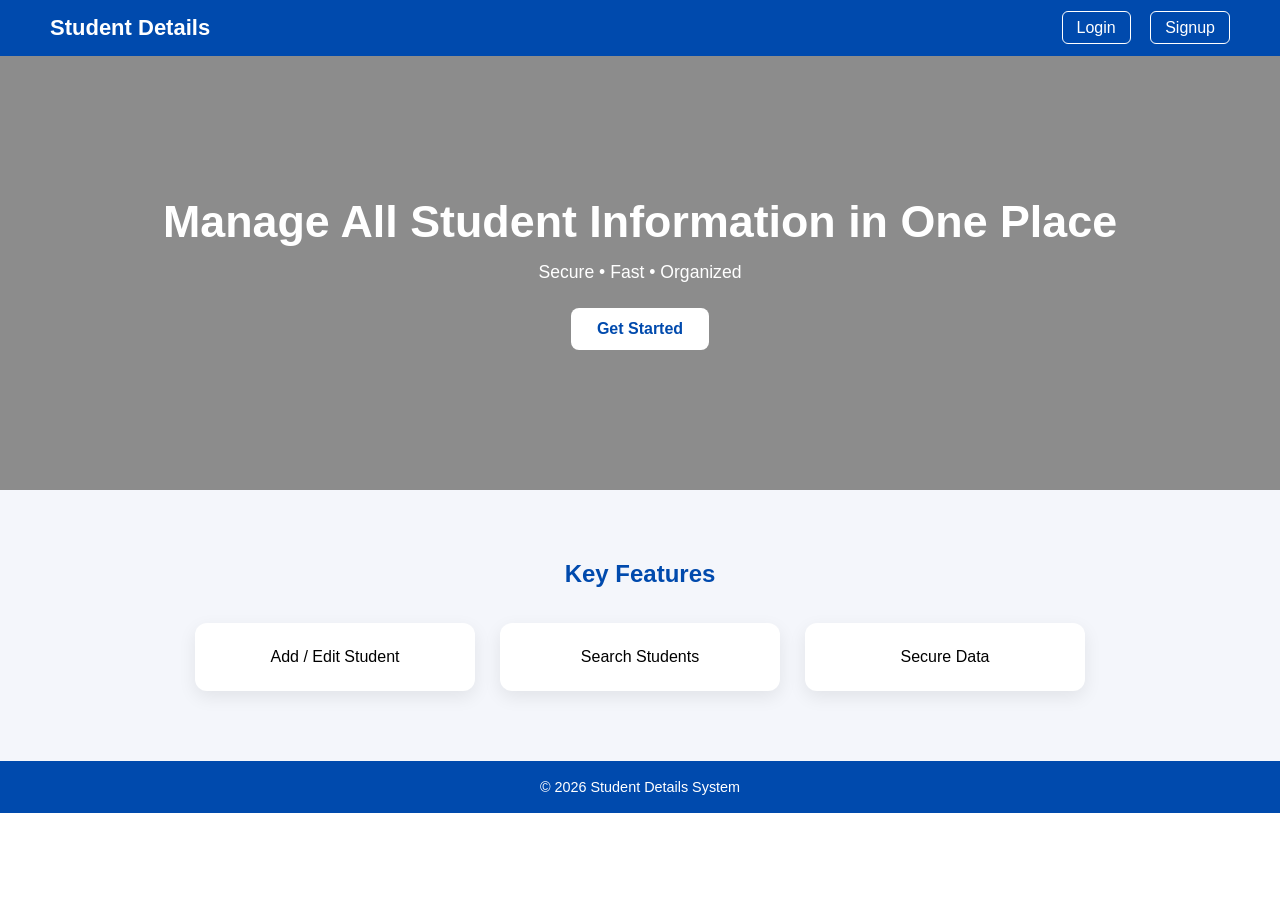
<file: index.html>
<!DOCTYPE html>
<html lang="en">
<head>
  <meta charset="UTF-8">
  <title>Student Details</title>
  <link rel="stylesheet" href="style.css">
</head>
<body class="landing">

<nav class="navbar">
  <div class="logo">Student Details</div>
  <div class="nav-buttons">
    <a href="login.html">Login</a>
    <a href="signup.html">Signup</a>
  </div>
</nav>

<section class="hero">
  <h1>Manage All Student Information in One Place</h1>
  <p>Secure • Fast • Organized</p>
  <a href="login.html" class="hero-btn">Get Started</a>
</section>

<section class="features">
  <h2>Key Features</h2>
  <div class="feature-list">
    <div class="feature-box">Add / Edit Student</div>
    <div class="feature-box">Search Students</div>
    <div class="feature-box">Secure Data</div>
  </div>
</section>

<footer class="footer">
  © 2026 Student Details System
</footer>
</body>
</html>
</file>
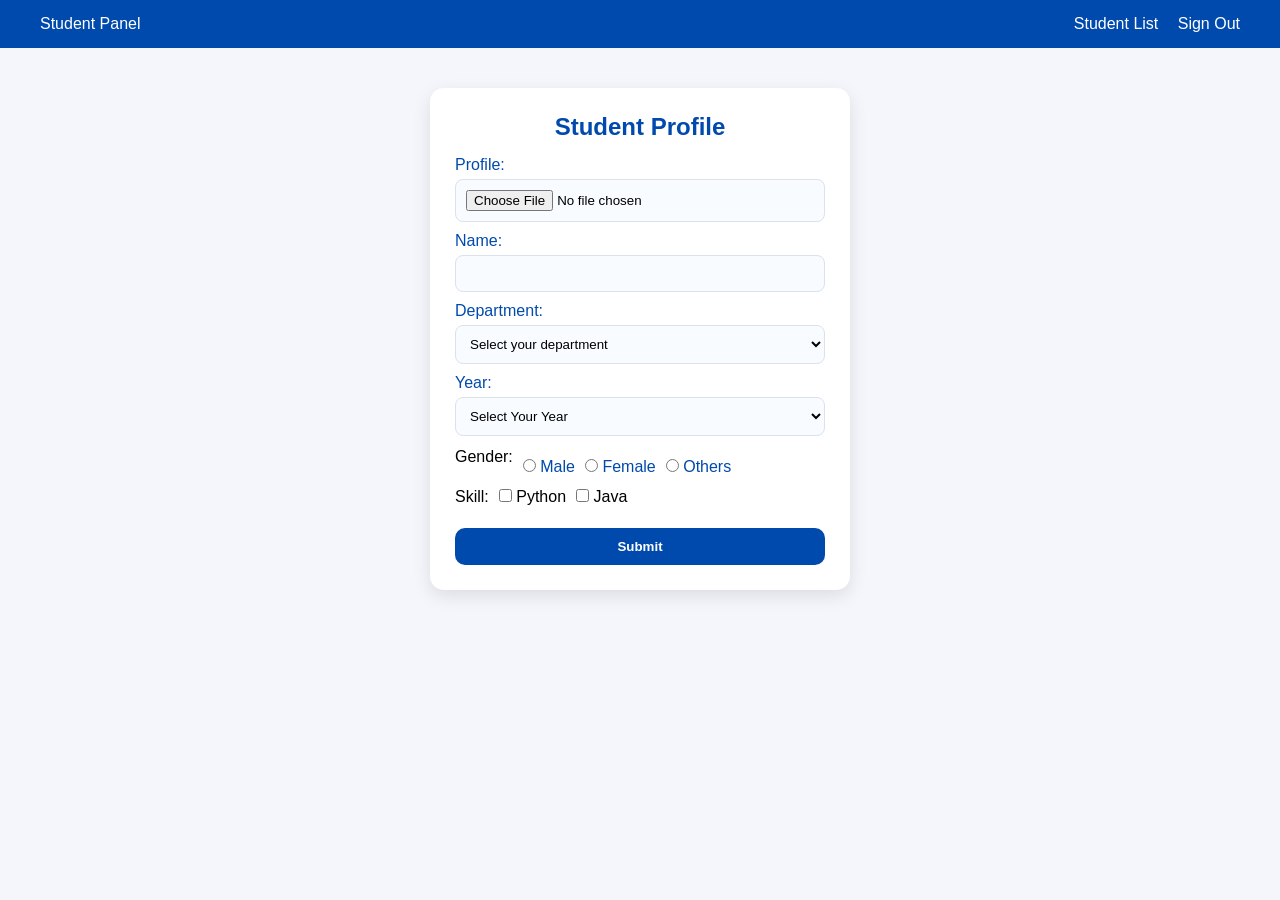
<file: form.html>
<!DOCTYPE html>
<html lang="en">
<head>
  <meta charset="UTF-8" />
  <meta name="viewport" content="width=device-width, initial-scale=1.0"/>
  <title>Student Profile</title>
  <link rel="stylesheet" href="style2.css" />
</head>
<body class="form-page">
  <!-- NAVBAR -->
  <header class="nav-wrap">
    <nav class="navbar">
    <div class="logo">Student Panel</div>
    <div class="nav-buttons">
    <a href="studentlist.html">Student List</a>
    <a href="#" onclick="logout()">Sign Out</a>
  </div>
</nav>
  </header>

  <!-- PAGE CONTENT -->
  <main class="page-wrap">
    <form onsubmit="return false;">
      <div class="form">
        <h2>Student Profile</h2>

        <label class="label" for="Profile">Profile:</label>
        <input class="input" type="file" name="Profile" id="Profile" accept=".jpg,.png"><br>

        <label class="label" for="Name">Name:</label>
        <input class="input" type="text" name="Name" id="Name"><br>

        <label class="label" for="Department">Department:</label>
        <select class="select" id="Department">
          <option value="" disabled selected hidden>Select your department</option>
          <option value="CSE">CSE</option>
          <option value="AIDS">AIDS</option>
          <option value="CSBS">CSBS</option>
        </select><br>

        <label class="label" for="Year">Year:</label>
        <select class="select" id="Year">
          <option value="" disabled selected hidden>Select Your Year</option>
          <option value="1st Year">1st Year</option>
          <option value="2nd Year">2nd Year</option>
          <option value="3rd Year">3rd Year</option>
          <option value="4th Year">4th Year</option>
        </select><br>

        <div class="Gender" >
          <label class="label1" for="Gender">Gender:</label>
          <label class="label"><input type="radio" name="Gender" value="Male"> Male</label>
          <label class="label"><input type="radio" name="Gender" value="Female"> Female</label>
          <label class="label"><input type="radio" name="Gender" value="Others"> Others</label>
        </div>

        <div class="skill">
          <label class="label1" for="Skill">Skill:</label>
          <label><input type="checkbox" name="Skill" value="Python"> Python</label>
          <label><input type="checkbox" name="Skill" value="Java"> Java</label>
        </div>

        <input class="button" type="button" value="Submit" onclick="adddata()">
      </div>


  <script src="script.js"></script>
</script>
</body>
</html>
</file>
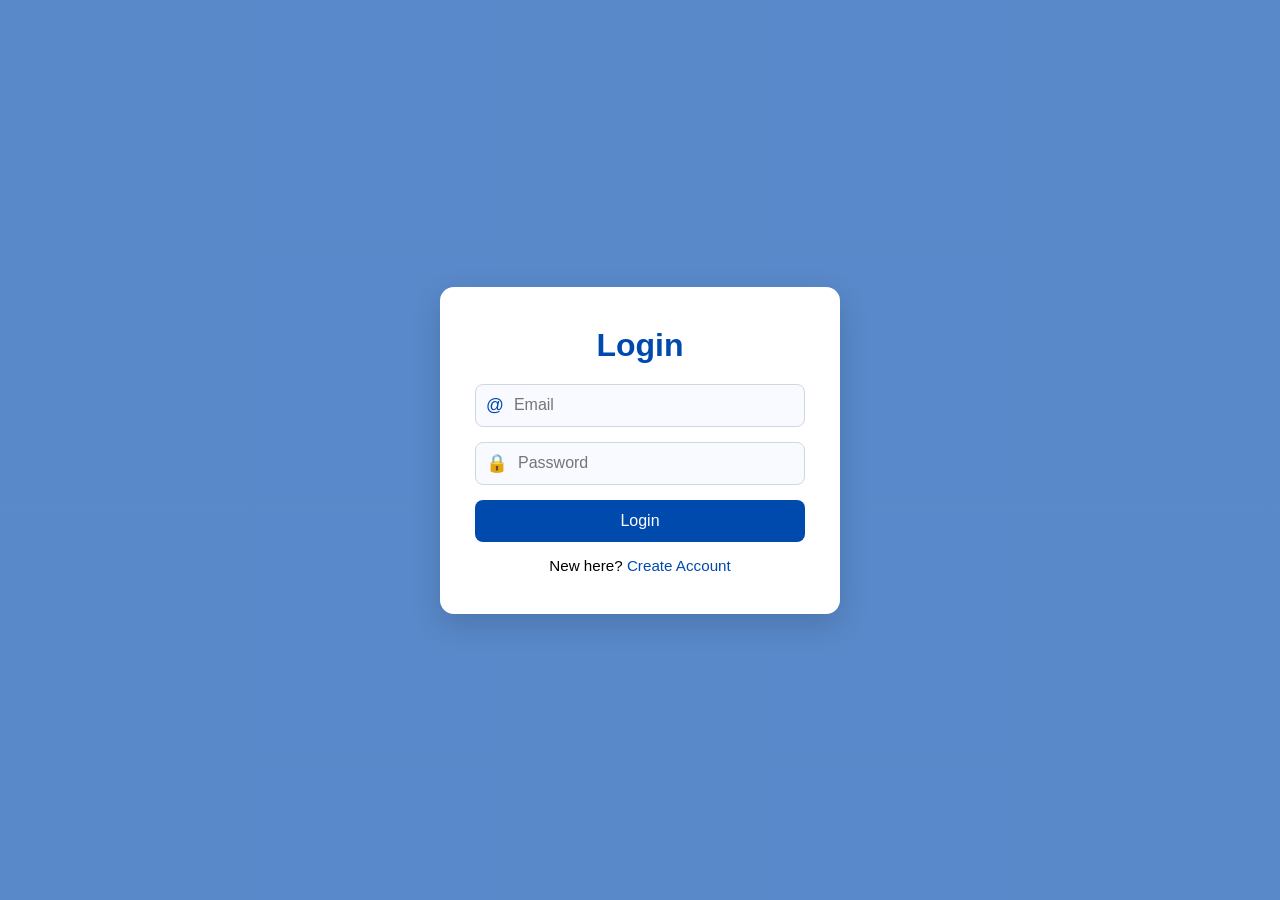
<file: login.html>
<!DOCTYPE html>
<html lang="en">
<head>
  <meta charset="UTF-8">
  <meta name="viewport" content="width=device-width, initial-scale=1.0">
  <title>Login</title>
  <link rel="stylesheet" href="style1.css">
</head>
<body class="auth">
  <div class="wrapper">
    <h1>Login</h1>

    <form>
      <div>
        <label>@</label>
        <input type="email" id="emailinput" placeholder="Email">
      </div>

      <div>
        <label>🔒</label>
        <input type="password" id="passwordinput" placeholder="Password">
      </div>

      <button type="button" onclick="signin()">Login</button>
    </form>

    <p>New here? <a href="signup.html">Create Account</a></p>
  </div>

  <script src="script.js"></script>
</body>
</html>
</file>
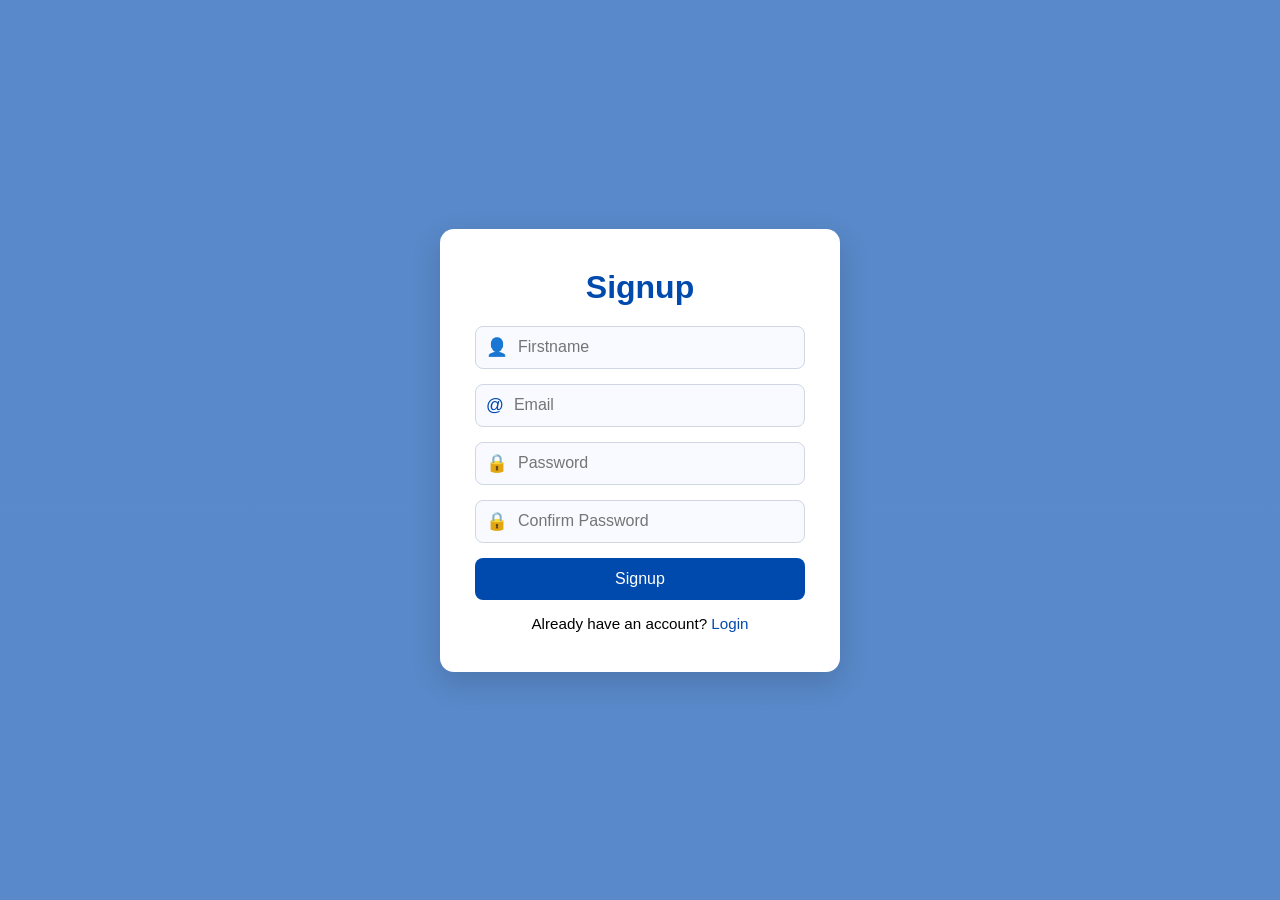
<file: signup.html>
<!DOCTYPE html>
<html lang="en">
<head>
  <meta charset="UTF-8">
  <meta name="viewport" content="width=device-width, initial-scale=1.0">
  <title>Signup</title>
  <link rel="stylesheet" href="style1.css">
</head>
<body class="auth">
  <div class="wrapper">
    <h1>Signup</h1>

    <form>
      <div>
        <label>👤</label>
        <input type="text" id="firstname-input" placeholder="Firstname">
      </div>

      <div>
        <label>@</label>
        <input type="email" id="email-input" placeholder="Email">
      </div>

      <div>
        <label>🔒</label>
        <input type="password" id="password-input" placeholder="Password">
      </div>

      <div>
        <label>🔒</label>
        <input type="password" id="confirm-password-input" placeholder="Confirm Password">
      </div>

      <button type="button" onclick="signup()">Signup</button>
    </form>

    <p>Already have an account? <a href="login.html">Login</a></p>
  </div>

  <script src="script.js"></script>
</body>
</html>
</file>
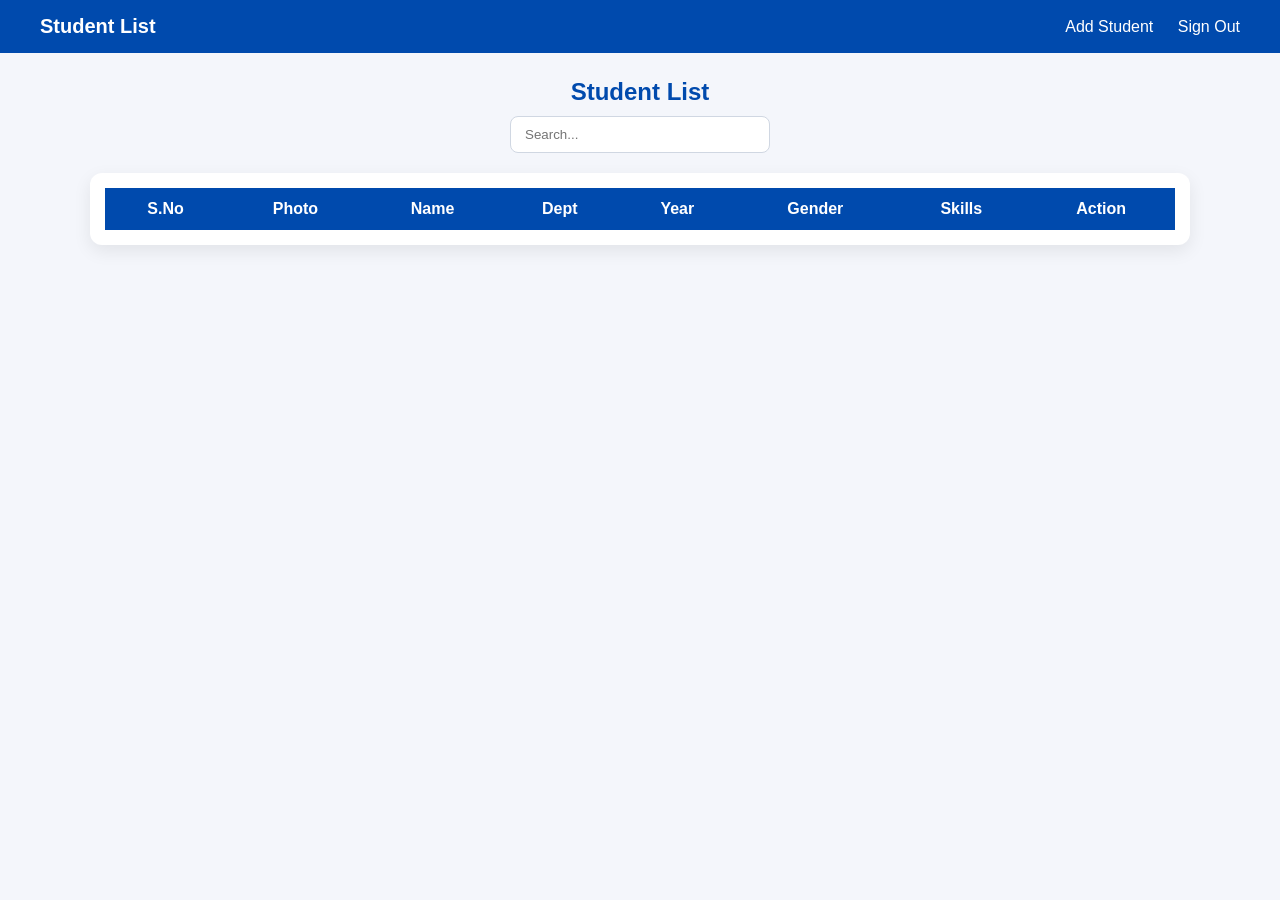
<file: studentlist.html>
<!DOCTYPE html>
<html>
<head>
  <title>Student List</title>
  <link rel="stylesheet" href="style3.css">
</head>
<body class="list-page">
<nav class="navbar">
  <div class="logo">Student List</div>
  <div class="nav-buttons">
    <a href="form.html">Add Student</a>
    <a href="#" onclick="logout()">Sign Out</a>
  </div>
</nav>

<h2>Student List</h2>

<input 
  type="text" 
  id="searchInput" 
  placeholder="Search..." 
  onkeyup="searchData()"
>

<!-- ✅ IMPORTANT WRAPPER -->
<div class="table-container">
  <table class="table" id="studentTable">
    <thead>
      <tr>
        <th>S.No</th>
        <th>Photo</th>
        <th>Name</th>
        <th>Dept</th>
        <th>Year</th>
        <th>Gender</th>
        <th>Skills</th>
        <th>Action</th>
      </tr>
    </thead>
    <tbody></tbody>
  </table>
</div>

<script src="script.js"></script>

</body>
</html>
</file>
<file: style.css>
/* RESET */
*{
  margin:0;
  padding:0;
  box-sizing:border-box;
  font-family:"Poppins", sans-serif;
}

/* NAVBAR */
.navbar{
  display:flex;
  justify-content:space-between;
  align-items:center;
  padding:15px 50px;
  background:#004aad;
  position:sticky;
  top:0;
  z-index:1000;
  animation: navDrop 0.7s ease;
}

.logo{
  color:white;
  font-size:22px;
  font-weight:600;
}

.nav-buttons a{
  color:white;
  text-decoration:none;
  margin-left:15px;
  border:1px solid white;
  padding:7px 14px;
  border-radius:6px;
  transition:.3s;
}

.nav-buttons a:hover{
  background:white;
  color:#004aad;
}

/* HERO */
.hero{
  text-align:center;
  padding:140px 20px;
  color:white;

  background:
    linear-gradient(rgba(0,0,0,0.45), rgba(0,0,0,0.45)),
    url("https://images.unsplash.com/photo-1524995997946-a1c2e315a42f")
    center/cover no-repeat;

  animation: bgZoom 18s ease-in-out infinite alternate;
}

.hero h1{
  font-size:2.8rem;
  margin-bottom:15px;
  animation: fadeUp 1s ease forwards;
  opacity:0;
}

.hero p{
  font-size:1.1rem;
  margin-bottom:25px;
  animation: fadeUp 1s ease forwards;
  animation-delay:.2s;
  opacity:0;
}

/* HERO BUTTON */
.hero-btn{
  display:inline-block;
  padding:12px 26px;
  background:white;
  color:#004aad;
  border-radius:8px;
  text-decoration:none;
  font-weight:600;
  transition:.3s;
  animation: fadeUp 1s ease forwards;
  animation-delay:.4s;
  opacity:0;
}

.hero-btn:hover{
  transform:translateY(-3px) scale(1.05);
  box-shadow:0 8px 20px rgba(0,0,0,0.25);
}

/* FEATURES */
.features{
  text-align:center;
  padding:70px 20px;
  background:#f4f6fb;
}

.features h2{
  color:#004aad;
  margin-bottom:35px;
  animation: fadeIn .8s ease;
}

.feature-list{
  display:flex;
  justify-content:center;
  gap:25px;
  flex-wrap:wrap;
}

/* FEATURE CARD */
.feature-box{
  background:white;
  padding:25px;
  width:280px;
  border-radius:12px;
  box-shadow:0 6px 18px rgba(0,0,0,0.08);
  transition:.35s;
  opacity:0;
  transform:translateY(40px);
  animation: cardPop .8s ease forwards;
}

.feature-box:nth-child(1){ animation-delay:.2s; }
.feature-box:nth-child(2){ animation-delay:.4s; }
.feature-box:nth-child(3){ animation-delay:.6s; }

.feature-box:hover{
  transform:translateY(-8px) scale(1.03);
  box-shadow:0 10px 28px rgba(0,74,173,0.25);
}

.feature-box h3{
  color:#004aad;
  margin-bottom:10px;
}

/* SECURE CARD */
.secure{
  padding:50px 20px;
  background:white;
  text-align:center;
}

.secure-card{
  background:#004aad;
  color:white;
  padding:35px;
  border-radius:14px;
  max-width:600px;
  margin:auto;
  box-shadow:0 10px 30px rgba(0,0,0,0.2);
  animation: glowPulse 2.5s infinite;
}

/* FOOTER */
.footer{
  background:#004aad;
  color:white;
  text-align:center;
  padding:18px;
  font-size:.9rem;
}



/* ---------------- ANIMATIONS ---------------- */

@keyframes fadeUp{
  from{ opacity:0; transform:translateY(35px); }
  to{ opacity:1; transform:translateY(0); }
}

@keyframes fadeIn{
  from{ opacity:0; }
  to{ opacity:1; }
}

@keyframes cardPop{
  to{
    opacity:1;
    transform:translateY(0);
  }
}

@keyframes navDrop{
  from{ transform:translateY(-40px); opacity:0; }
  to{ transform:translateY(0); opacity:1; }
}

@keyframes bgZoom{
  from{ background-size:100%; }
  to{ background-size:110%; }
}

@keyframes glowPulse{
  0%{ box-shadow:0 0 0 rgba(255,255,255,0.4); }
  50%{ box-shadow:0 0 25px rgba(255,255,255,0.6); }
  100%{ box-shadow:0 0 0 rgba(255,255,255,0.4); }
}

/* MOBILE */
@media(max-width:768px){
  .navbar{
    flex-direction:column;
    gap:10px;
  }

  .hero h1{
    font-size:2rem;
  }
}
</file>
<file: style2.css>
*{
  margin:0;
  padding:0;
  box-sizing:border-box;
  font-family:"Poppins", sans-serif;
}

body{
  background:#f4f6fb;
}

/* Navbar */
.navbar{
  display:flex;
  justify-content:space-between;
  align-items:center;
  padding:15px 40px;
  background:#004aad;
  color:white;
}

.nav-buttons a{
  color:white;
  text-decoration:none;
  margin-left:15px;
  font-weight:500;
}

.nav-buttons a:hover{
  text-decoration:underline;
}

/* Page */
.page-wrap{
  max-width:1100px;
  margin:30px auto;
  padding:10px;
  animation:fadeSlide .5s ease;
}

/* Form */
.form{
  background:white;
  padding:25px;
  border-radius:14px;
  box-shadow:0 6px 18px rgba(0,0,0,.1);
  max-width:420px;
  margin:auto;
}

.form h2{
  text-align:center;
  color:#004aad;
  margin-bottom:15px;
}

.label{
  display:block;
  margin-top:10px;
  font-weight:500;
  color:#004aad;
}

.input, .select{
  width:100%;
  padding:10px;
  margin-top:5px;
  border:1px solid #dbe2ec;
  border-radius:8px;
  background:#f8fbff;
}

.Gender, .skill{
  margin:12px 0;
  display:flex;
  gap:10px;
  flex-wrap:wrap;
}

.button{
  width:100%;
  padding:11px;
  border:none;
  border-radius:10px;
  background:#004aad;
  color:white;
  font-weight:600;
  cursor:pointer;
  margin-top:10px;
}

.button:hover{
  background:#00378a;
}

/* Search */
.searchbar{
  display:block;
  max-width:420px;
  margin:25px auto 10px;
  padding:10px;
  border-radius:10px;
  border:1px solid #dbe2ec;
}

/* Table */
.table-container{
  margin-top:15px;
  background:white;
  padding:15px;
  border-radius:14px;
  box-shadow:0 6px 18px rgba(0,0,0,.1);
  overflow-x:auto;
}

.table{
  width:100%;
  border-collapse:collapse;
}

.table th{
  background:#004aad;
  color:white;
  padding:10px;
}

.table td{
  padding:10px;
  text-align:center;
  border-bottom:1px solid #eee;
}

.table tr:nth-child(even){
  background:#f8fbff;
}

.table button{
  padding:6px 10px;
  border:none;
  border-radius:8px;
  cursor:pointer;
  margin:2px;
}

.table button:first-child{
  background:#ffd54f;
}

.table button:last-child{
  background:#ff6b6b;
  color:white;
}



@keyframes fadeSlide{
  from{opacity:0; transform:translateY(20px);}
  to{opacity:1; transform:translateY(0);}
}
</file>
<file: style1.css>
/* ---------------- RESET ---------------- */
* {
  margin: 0;
  padding: 0;
  box-sizing: border-box;
  font-family: "Poppins", sans-serif;
}

/* ---------------- BODY ---------------- */
body {
  min-height: 100vh;
  display: flex;
  justify-content: center;
  align-items: center;

  background: linear-gradient(
      rgba(0, 74, 173, 0.65),
      rgba(0, 74, 173, 0.65)
    ),
    url("https://images.unsplash.com/photo-1524995997946-a1c2e315a42f")
      center/cover no-repeat;

  animation: bgFade 1.2s ease-in-out;
}

/* ---------------- CARD ---------------- */
.wrapper {
  background-color: white;
  width: 400px;
  padding: 40px 35px;
  border-radius: 14px;
  box-shadow: 0 10px 30px rgba(0, 0, 0, 0.15);
  text-align: center;

  animation: cardDrop 0.8s ease forwards;
}

.wrapper h1 {
  color: #004aad;
  margin-bottom: 20px;
  font-size: 2rem;
}

/* ---------------- FORM ---------------- */
form {
  display: flex;
  flex-direction: column;
  gap: 15px;
}

form div {
  display: flex;
  align-items: center;
  border: 1px solid #d0d7e2;
  border-radius: 8px;
  padding: 10px;
  background-color: #f8faff;
  transition: 0.3s;
}

form div:focus-within {
  border-color: #004aad;
  background-color: white;
  box-shadow: 0 0 0 2px rgba(0, 74, 173, 0.15);
}

/* ---------------- LABEL ---------------- */
label {
  color: #004aad;
  margin-right: 10px;
  font-size: 1.1rem;
}

/* ---------------- INPUT ---------------- */
input {
  width: 100%;
  border: none;
  outline: none;
  font-size: 1rem;
  background: transparent;
}

/* ---------------- BUTTON ---------------- */
button {
  background-color: #004aad;
  color: white;
  border: none;
  padding: 12px;
  border-radius: 8px;
  font-size: 1rem;
  cursor: pointer;
  transition: 0.3s;
}

button:hover {
  background-color: #00378a;
  transform: translateY(-2px);
}

/* ---------------- MESSAGE ---------------- */
#msg {
  font-size: 0.9rem;
  margin-bottom: 10px;
  font-weight: 500;
  transition: 0.3s ease;
}

/* ---------------- ERROR ANIMATION ---------------- */
.shake {
  animation: shake 0.35s ease-in-out;
}

@keyframes shake {
  0% { transform: translateX(0); }
  25% { transform: translateX(-6px); }
  50% { transform: translateX(6px); }
  75% { transform: translateX(-6px); }
  100% { transform: translateX(0); }
}

/* ---------------- LINKS ---------------- */
p {
  margin-top: 15px;
  font-size: 0.95rem;
}

a {
  color: #004aad;
  text-decoration: none;
  font-weight: 500;
}

a:hover {
  text-decoration: underline;
}


/* ---------------- ANIMATIONS ---------------- */
@keyframes bgFade {
  from { opacity: 0; }
  to { opacity: 1; }
}

@keyframes cardDrop {
  from {
    transform: translateY(-40px) scale(0.95);
    opacity: 0;
  }
  to {
    transform: translateY(0) scale(1);
    opacity: 1;
  }
}

/* ---------------- MOBILE ---------------- */
@media (max-width: 480px) {
  .wrapper {
    width: 90%;
  }
}
</file>
<file: style3.css>
*{
  margin:0;
  padding:0;
  box-sizing:border-box;
  font-family:"Poppins", sans-serif;
}

body{
  background:#f4f6fb;
}

/* NAVBAR */
.navbar{
  display:flex;
  justify-content:space-between;
  align-items:center;
  padding:15px 40px;
  background:#004aad;
  color:white;
}

.logo{
  font-size:20px;
  font-weight:600;
}

.nav-buttons a{
  color:white;
  text-decoration:none;
  margin-left:20px;
  font-weight:500;
}

.nav-buttons a:hover{
  text-decoration:underline;
}

/* TITLE */
h2{
  text-align:center;
  margin:25px 0 10px;
  color:#004aad;
}

/* SEARCH */
#searchInput{
  display:block;
  margin:10px auto 20px;
  padding:10px 14px;
  width:260px;
  border-radius:8px;
  border:1px solid #d0d7e2;
  outline:none;
}

#searchInput:focus{
  border-color:#004aad;
  box-shadow:0 0 0 2px rgba(0,74,173,0.15);
}

/* TABLE CONTAINER */
.table-container{
  width:95%;
  max-width:1100px;
  margin:0 auto 30px;
  background:white;
  padding:15px;
  border-radius:12px;
  box-shadow:0 6px 18px rgba(0,0,0,0.08);
  overflow-x:auto;
}

/* TABLE */
.table{
  width:100%;
  border-collapse:collapse;
  text-align:center;
}

.table thead th{
  background:#004aad;
  color:white;
  padding:12px;
  font-weight:600;
}

.table tbody td{
  padding:12px;
  border-bottom:1px solid #eee;
}

.table tbody tr:nth-child(even){
  background:#f8fbff;
}

/* IMAGE */
.table img{
  width:55px;
  height:55px;
  object-fit:cover;
  border-radius:50%;
  border:2px solid #004aad;
  padding:2px;
  background:white;
  box-shadow:0 4px 10px rgba(0,0,0,0.15);
  transition:.3s;
}

.table img:hover{
  transform:scale(1.1);
}

/* BUTTONS */
.table button{
  padding:6px 12px;
  border:none;
  border-radius:6px;
  cursor:pointer;
  font-weight:500;
  margin:3px;
  transition:.2s;
}

.table button:first-child{
  background:#ffd54f;
}

.table button:last-child{
  background:#ff6b6b;
  color:white;
}

.table button:hover{
  transform:translateY(-1px);
}
</file>
